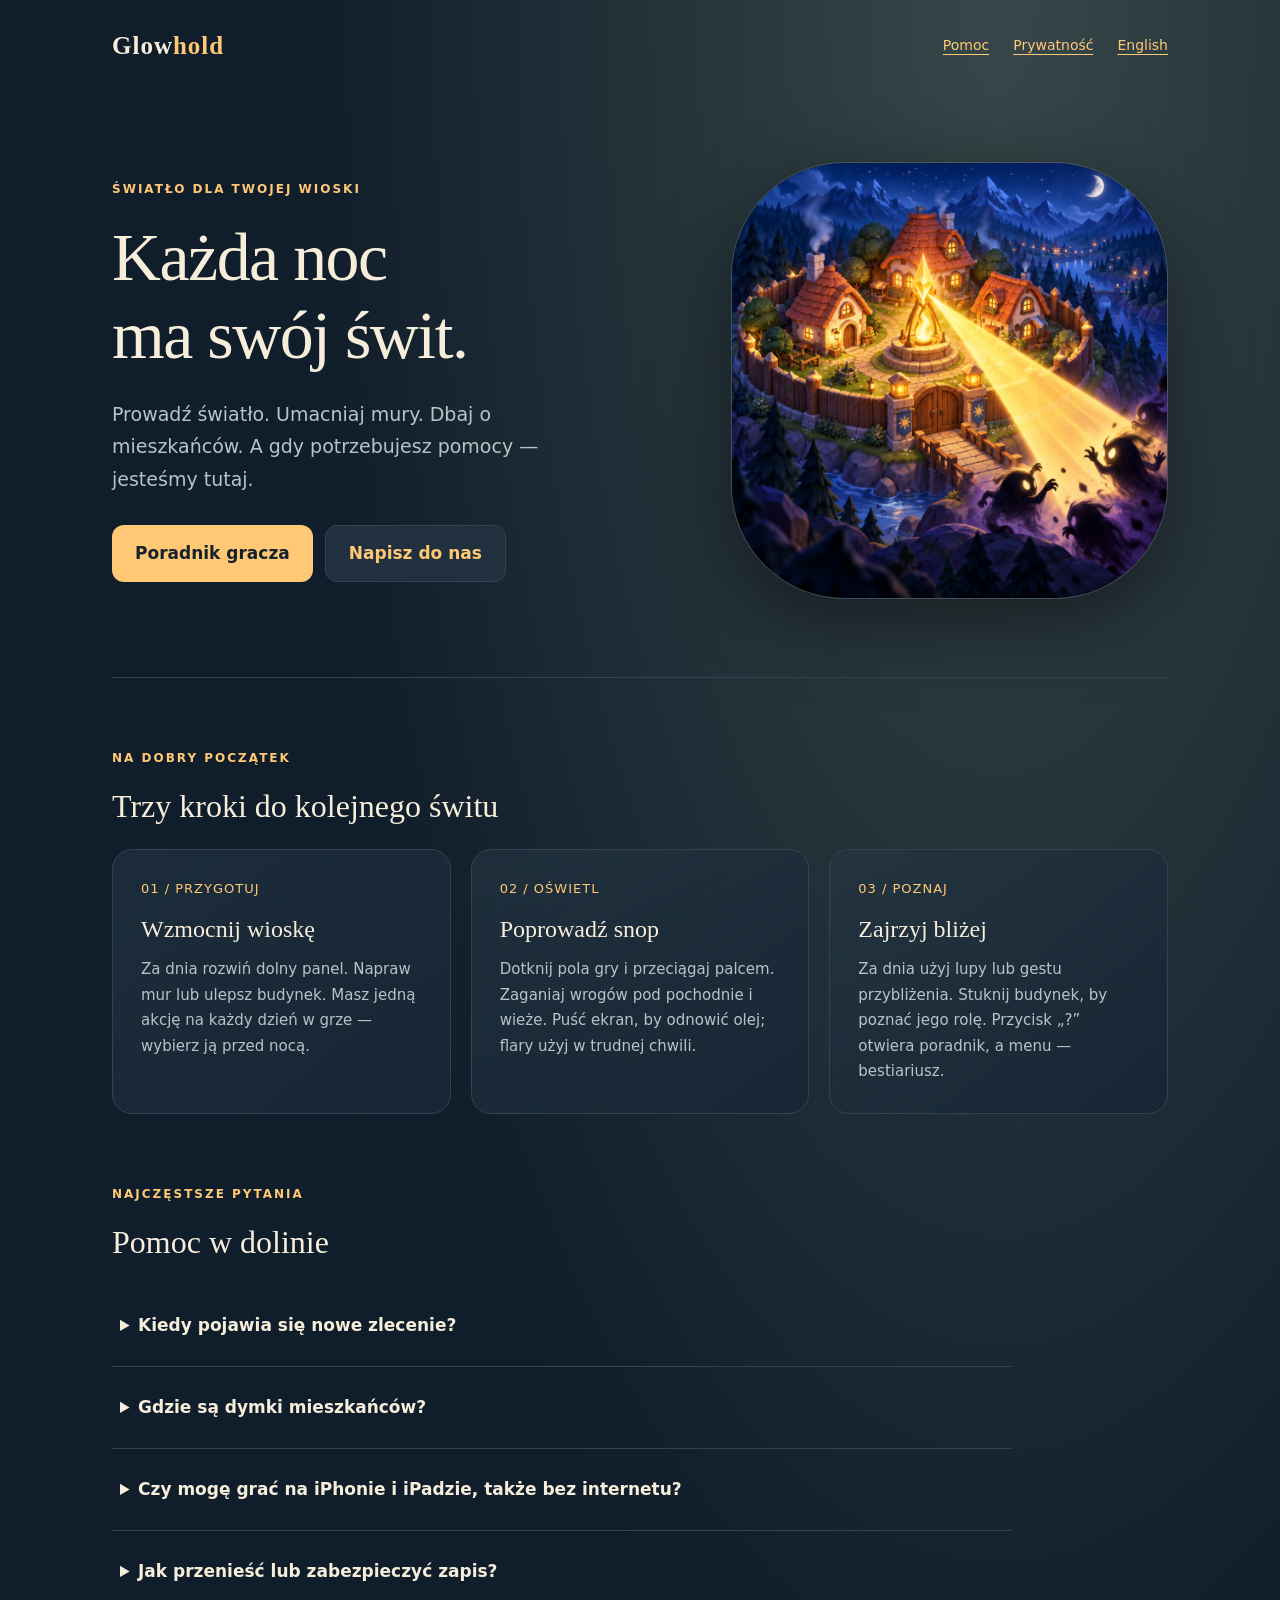
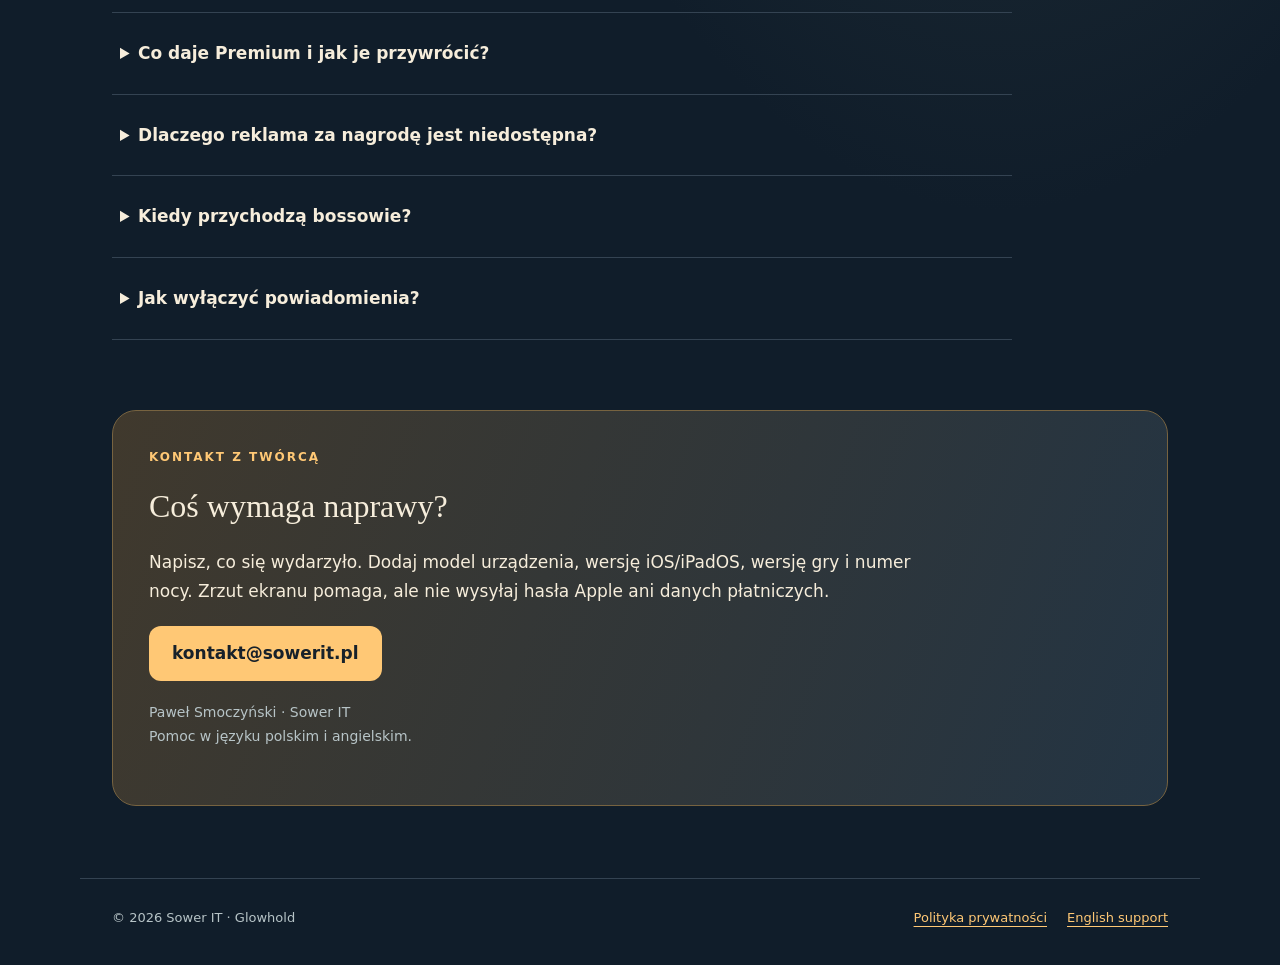
<file: glowhold-support/index.html>
<!doctype html>
<html lang="pl"><head><meta charset="utf-8"><meta name="viewport" content="width=device-width,initial-scale=1"><title>Glowhold — pomoc i kontakt</title><meta name="description" content="Oficjalna pomoc Glowhold. Sterowanie światłem, rozwój wioski, dzienne zlecenia, zapis gry i przywracanie Premium."><meta name="theme-color" content="#101d2a"><link rel="stylesheet" href="styles.css"><link rel="icon" href="icon.png"><link rel="alternate" hreflang="en" href="en.html"></head>
<body><a class="skip" href="#main">Przejdź do treści</a><header><a class="brand" href="index.html">Glow<span>hold</span></a><nav aria-label="Nawigacja"><a href="#pomoc">Pomoc</a><a href="privacy.html">Prywatność</a><a href="en.html" lang="en">English</a></nav></header>
<main id="main"><section class="hero"><div><p class="eyebrow">Światło dla Twojej wioski</p><h1>Każda noc<br>ma swój świt.</h1><p class="lede">Prowadź światło. Umacniaj mury. Dbaj o mieszkańców. A gdy potrzebujesz pomocy — jesteśmy tutaj.</p><div class="actions"><a class="button" href="#pomoc">Poradnik gracza</a><a class="button secondary" href="mailto:kontakt@sowerit.pl?subject=Glowhold%20%E2%80%94%20pomoc">Napisz do nas</a></div></div><img class="hero-image" src="icon.png" width="1024" height="1024" alt="Bajkowa wioska chroniona złotym światłem przed potworami. Ilustracja ikony Glowhold."></section>
<hr class="rule"><section class="section" id="pomoc"><p class="eyebrow">Na dobry początek</p><h2>Trzy kroki do kolejnego świtu</h2><div class="grid"><article class="card"><span class="step">01 / PRZYGOTUJ</span><h3>Wzmocnij wioskę</h3><p>Za dnia rozwiń dolny panel. Napraw mur lub ulepsz budynek. Masz jedną akcję na każdy dzień w grze — wybierz ją przed nocą.</p></article><article class="card"><span class="step">02 / OŚWIETL</span><h3>Poprowadź snop</h3><p>Dotknij pola gry i przeciągaj palcem. Zaganiaj wrogów pod pochodnie i wieże. Puść ekran, by odnowić olej; flary użyj w trudnej chwili.</p></article><article class="card"><span class="step">03 / POZNAJ</span><h3>Zajrzyj bliżej</h3><p>Za dnia użyj lupy lub gestu przybliżenia. Stuknij budynek, by poznać jego rolę. Przycisk „?” otwiera poradnik, a menu — bestiariusz.</p></article></div></section>
<section class="section faq"><p class="eyebrow">Najczęstsze pytania</p><h2>Pomoc w dolinie</h2>
<details><summary>Kiedy pojawia się nowe zlecenie?</summary><p>Zlecenia są dostępne od 4. nocy. Nowe otrzymujesz raz na rzeczywisty dzień kalendarzowy, o lokalnej północy. Kolejne noce w grze nie zmieniają zlecenia. Stuknij kartę, żeby zobaczyć pełny opis i termin następnego; krzyżyk pozwala zwinąć podsumowanie.</p></details>
<details><summary>Gdzie są dymki mieszkańców?</summary><p>Pojawiają się za dnia, po kilku sekundach spokojnego oglądania wioski, także bez przybliżenia. Zamknij poradnik lub opis budynku i pozostaw kawałek wioski widoczny nad dolnym panelem. Podczas gestów i nocnej walki mieszkańcy milkną.</p></details>
<details><summary>Czy mogę grać na iPhonie i iPadzie, także bez internetu?</summary><p>Tak. Podstawowa rozgrywka działa offline na iPhonie i iPadzie. Zakupy, ich przywracanie i opcjonalne reklamy wymagają połączenia. Wioski nie synchronizują się automatycznie między urządzeniami.</p></details>
<details><summary>Jak przenieść lub zabezpieczyć zapis?</summary><p>Otwórz menu → Ustawienia → Zapis → Kopiuj kod zapisu. Zachowaj kod w bezpiecznym miejscu, a na drugim urządzeniu wybierz Wczytaj kod zapisu. Wczytanie zastępuje bieżącą wioskę. Kod nie przenosi Premium — ten zakup przywraca App Store. Przed usunięciem aplikacji skopiuj zapis.</p></details>
<details><summary>Co daje Premium i jak je przywrócić?</summary><p>W menu → Ustawienia znajdziesz jednorazowy zakup Premium i przycisk „Przywróć zakupy”. Użyj tego samego konta Apple, którym kupiono produkt, oraz połączenia z internetem. Premium daje bonusy bez oglądania reklam, dzienną Tarczę Passy, odcień „żar” i ozdobne cokoły. Warunki oraz limity bonusów nadal obowiązują. Cena pojawia się w ofercie App Store; nie ma subskrypcji.</p></details>
<details><summary>Dlaczego reklama za nagrodę jest niedostępna?</summary><p>Dostępność zależy od połączenia, regionu, ustawień prywatności i zasobów dostawcy reklam. Możesz dalej grać bez oglądania reklam. Opcje prywatności reklam są dostępne w Ustawieniach, gdy wymagane jest udostępnienie takiego formularza.</p></details>
<details><summary>Kiedy przychodzą bossowie?</summary><p>Pierwszy w 10. nocy, później co 5 nocy. W grze jest pięć rodzajów bossów, a ich siła rośnie wraz z postępem. W bestiariuszu znajdziesz opisy zdolności.</p></details>
<details><summary>Jak wyłączyć powiadomienia?</summary><p>Powiadomienia są opcjonalne. Wyłącz je w Ustawieniach gry lub systemowych ustawieniach powiadomień dla Glowhold. Ich wyłączenie nie ogranicza rozgrywki.</p></details></section>
<section class="section"><div class="contact"><p class="eyebrow">Kontakt z twórcą</p><h2>Coś wymaga naprawy?</h2><p>Napisz, co się wydarzyło. Dodaj model urządzenia, wersję iOS/iPadOS, wersję gry i numer nocy. Zrzut ekranu pomaga, ale nie wysyłaj hasła Apple ani danych płatniczych.</p><a class="button" href="mailto:kontakt@sowerit.pl?subject=Glowhold%20%E2%80%94%20pomoc">kontakt@sowerit.pl</a><p class="small" style="margin-top:20px">Paweł Smoczyński · Sower IT<br>Pomoc w języku polskim i angielskim.</p></div></section></main>
<footer><p>© 2026 Sower IT · Glowhold</p><div class="footer-links"><a href="privacy.html">Polityka prywatności</a><a href="en.html" lang="en">English support</a></div></footer></body></html>
</file>
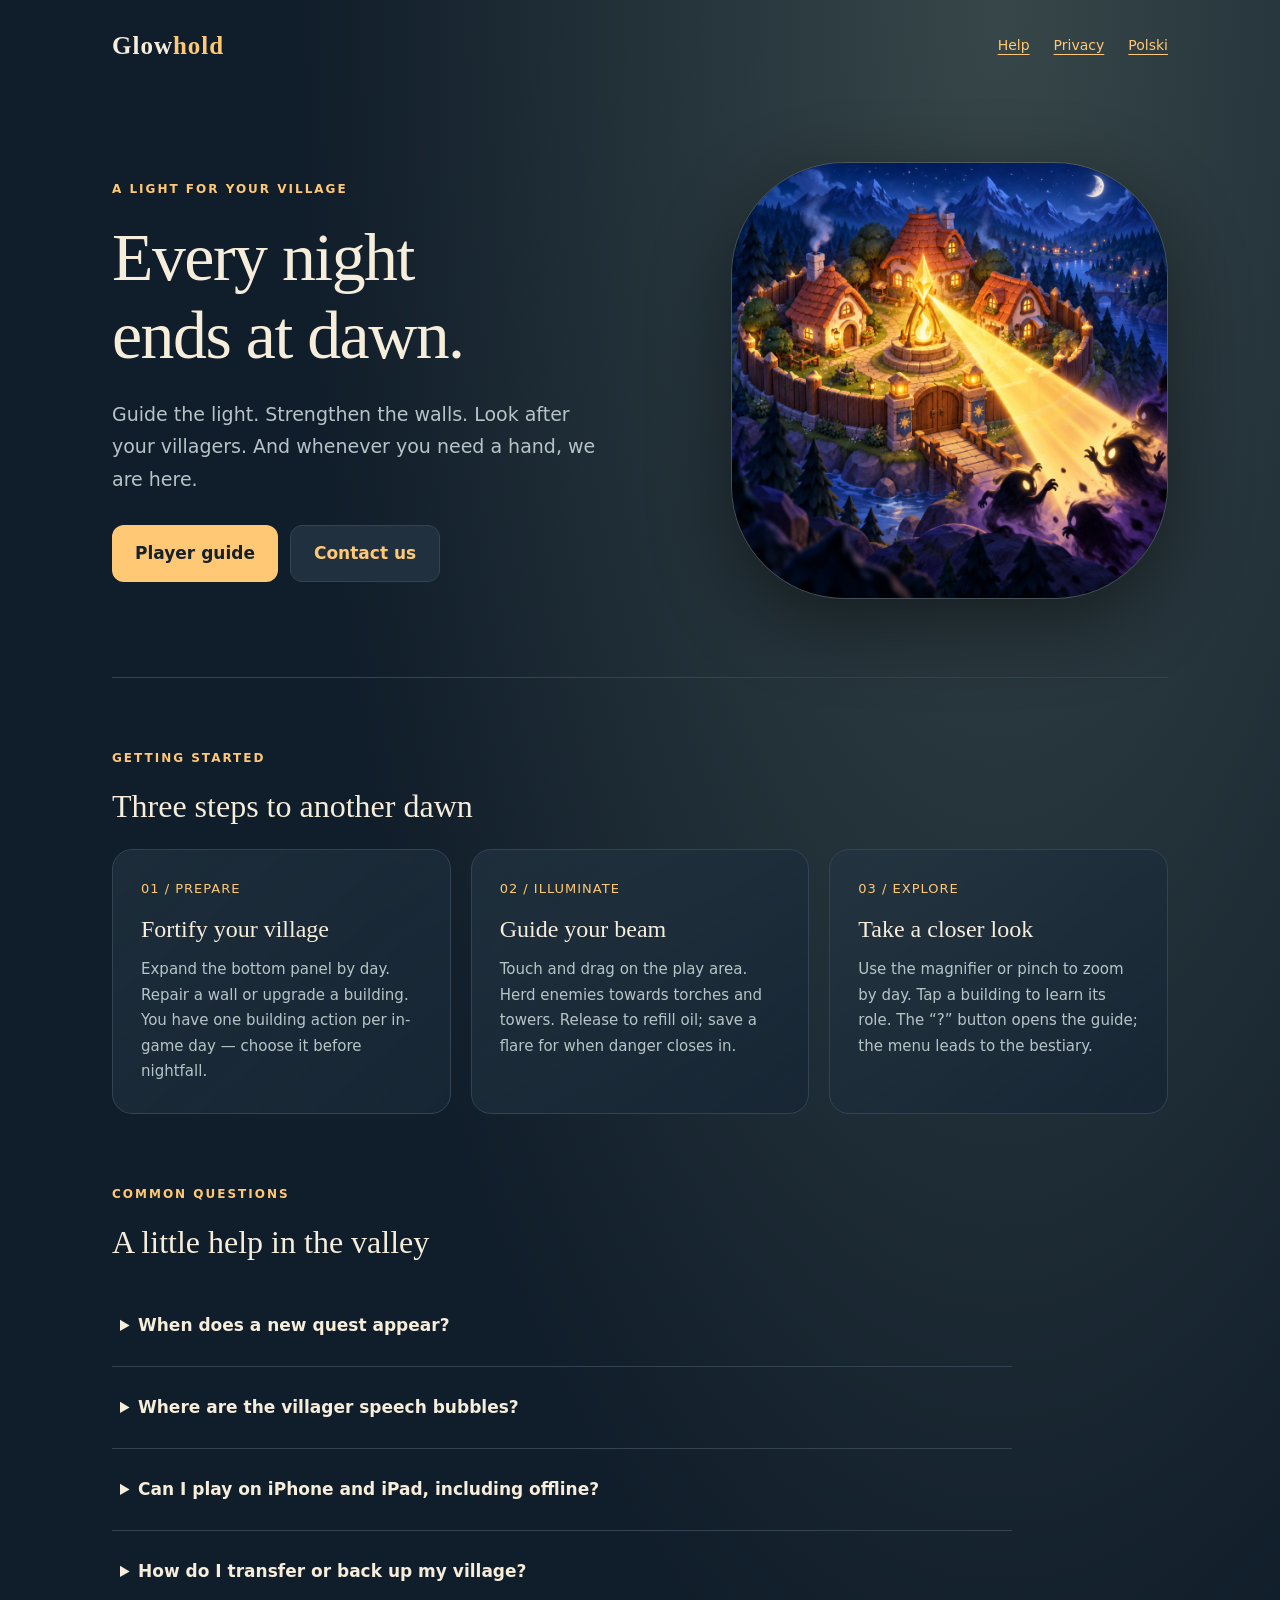
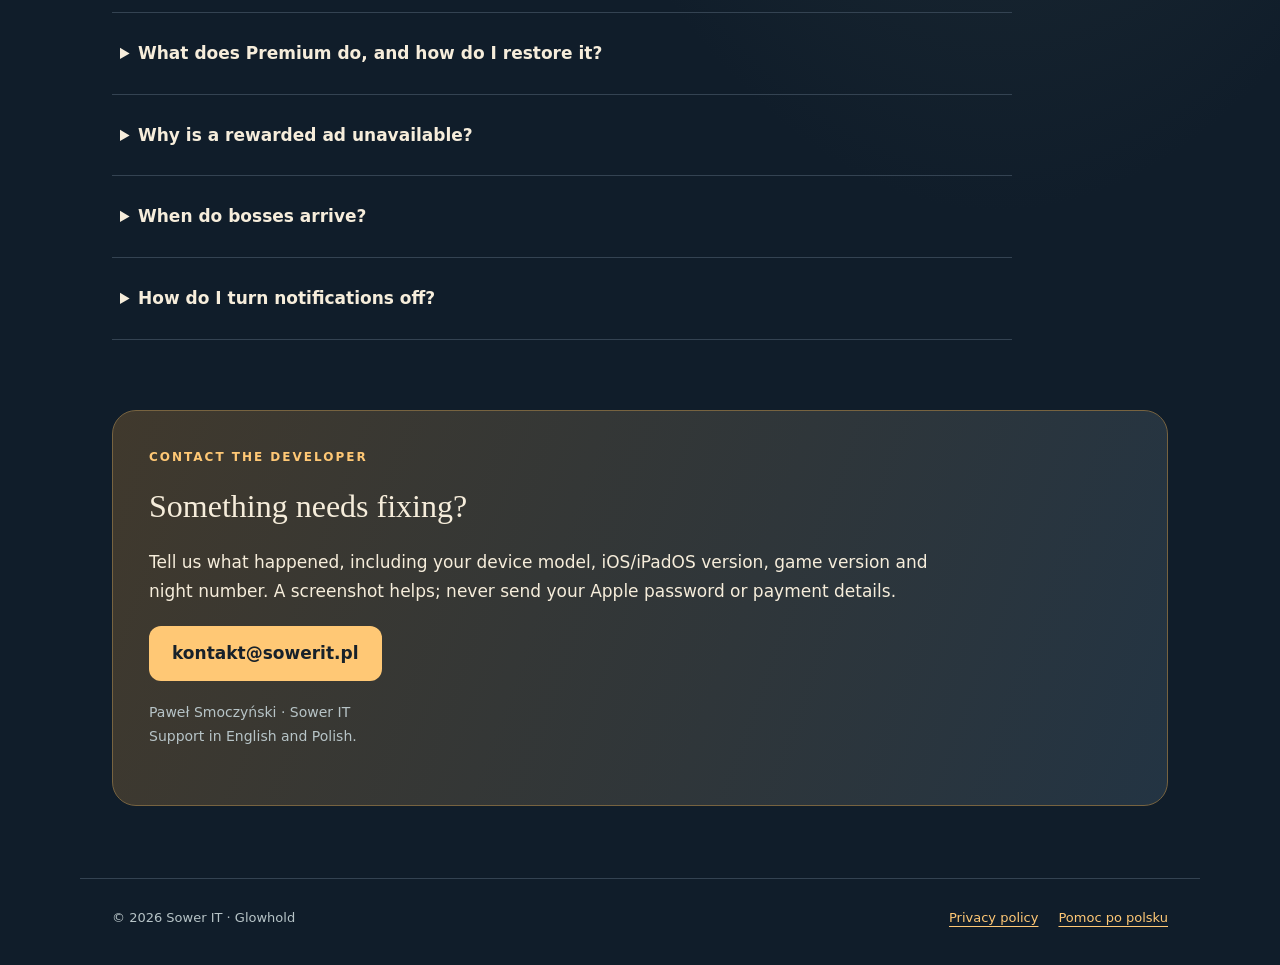
<file: glowhold-support/en.html>
<!doctype html>
<html lang="en"><head><meta charset="utf-8"><meta name="viewport" content="width=device-width,initial-scale=1"><title>Glowhold — support and help</title><meta name="description" content="Official Glowhold support. Light controls, village upgrades, daily quests, game saves and restoring Premium."><meta name="theme-color" content="#101d2a"><link rel="stylesheet" href="styles.css"><link rel="icon" href="icon.png"><link rel="alternate" hreflang="pl" href="index.html"></head>
<body><a class="skip" href="#main">Skip to content</a><header><a class="brand" href="en.html">Glow<span>hold</span></a><nav aria-label="Navigation"><a href="#help">Help</a><a href="privacy.html#english">Privacy</a><a href="index.html" lang="pl">Polski</a></nav></header>
<main id="main"><section class="hero"><div><p class="eyebrow">A light for your village</p><h1>Every night<br>ends at dawn.</h1><p class="lede">Guide the light. Strengthen the walls. Look after your villagers. And whenever you need a hand, we are here.</p><div class="actions"><a class="button" href="#help">Player guide</a><a class="button secondary" href="mailto:kontakt@sowerit.pl?subject=Glowhold%20support">Contact us</a></div></div><img class="hero-image" src="icon.png" width="1024" height="1024" alt="A storybook village protected from monsters by golden light. Glowhold app icon illustration."></section>
<hr class="rule"><section class="section" id="help"><p class="eyebrow">Getting started</p><h2>Three steps to another dawn</h2><div class="grid"><article class="card"><span class="step">01 / PREPARE</span><h3>Fortify your village</h3><p>Expand the bottom panel by day. Repair a wall or upgrade a building. You have one building action per in-game day — choose it before nightfall.</p></article><article class="card"><span class="step">02 / ILLUMINATE</span><h3>Guide your beam</h3><p>Touch and drag on the play area. Herd enemies towards torches and towers. Release to refill oil; save a flare for when danger closes in.</p></article><article class="card"><span class="step">03 / EXPLORE</span><h3>Take a closer look</h3><p>Use the magnifier or pinch to zoom by day. Tap a building to learn its role. The “?” button opens the guide; the menu leads to the bestiary.</p></article></div></section>
<section class="section faq"><p class="eyebrow">Common questions</p><h2>A little help in the valley</h2>
<details><summary>When does a new quest appear?</summary><p>Quests unlock from night 4. A new one arrives once per real calendar day, at local midnight. Playing another in-game night does not change it. Tap the card for full details and its next refresh time; the X collapses the summary.</p></details>
<details><summary>Where are the villager speech bubbles?</summary><p>They appear by day after a few quiet seconds, including at normal zoom. Close the guide or building description and keep part of the village visible above the bottom panel. Villagers stay quiet during camera gestures and night battles.</p></details>
<details><summary>Can I play on iPhone and iPad, including offline?</summary><p>Yes. Core gameplay works offline on iPhone and iPad. Purchases, restoring purchases and optional ads need internet. Villages do not automatically sync between devices.</p></details>
<details><summary>How do I transfer or back up my village?</summary><p>Open the menu → Settings → Save → Copy save code. Keep the code somewhere safe and use Load save code on your other device. Import replaces the current village. Save codes do not transfer Premium; restore it through the App Store. Copy your save before deleting the app.</p></details>
<details><summary>What does Premium do, and how do I restore it?</summary><p>The menu → Settings contains the one-time Premium purchase and Restore purchases. Use the same Apple Account you purchased with and an internet connection. Premium adds eligible bonuses without watching ads, a daily streak shield, an ember beam colour and decorative statue plinths. Reward conditions and limits still apply. The App Store offer displays the price; there is no subscription.</p></details>
<details><summary>Why is a rewarded ad unavailable?</summary><p>Availability depends on your connection, region, privacy choices and ad supply. You can keep playing without ads. Ad privacy options appear in Settings when the privacy provider requires that form to be available.</p></details>
<details><summary>When do bosses arrive?</summary><p>The first arrives on night 10, followed by a boss every 5 nights. There are five boss types, growing stronger as you progress. Their abilities are described in the bestiary.</p></details>
<details><summary>How do I turn notifications off?</summary><p>Notifications are optional. Disable them in the game's Settings or your device's notification settings for Glowhold. This does not limit gameplay.</p></details></section>
<section class="section"><div class="contact"><p class="eyebrow">Contact the developer</p><h2>Something needs fixing?</h2><p>Tell us what happened, including your device model, iOS/iPadOS version, game version and night number. A screenshot helps; never send your Apple password or payment details.</p><a class="button" href="mailto:kontakt@sowerit.pl?subject=Glowhold%20support">kontakt@sowerit.pl</a><p class="small" style="margin-top:20px">Paweł Smoczyński · Sower IT<br>Support in English and Polish.</p></div></section></main>
<footer><p>© 2026 Sower IT · Glowhold</p><div class="footer-links"><a href="privacy.html#english">Privacy policy</a><a href="index.html" lang="pl">Pomoc po polsku</a></div></footer></body></html>
</file>
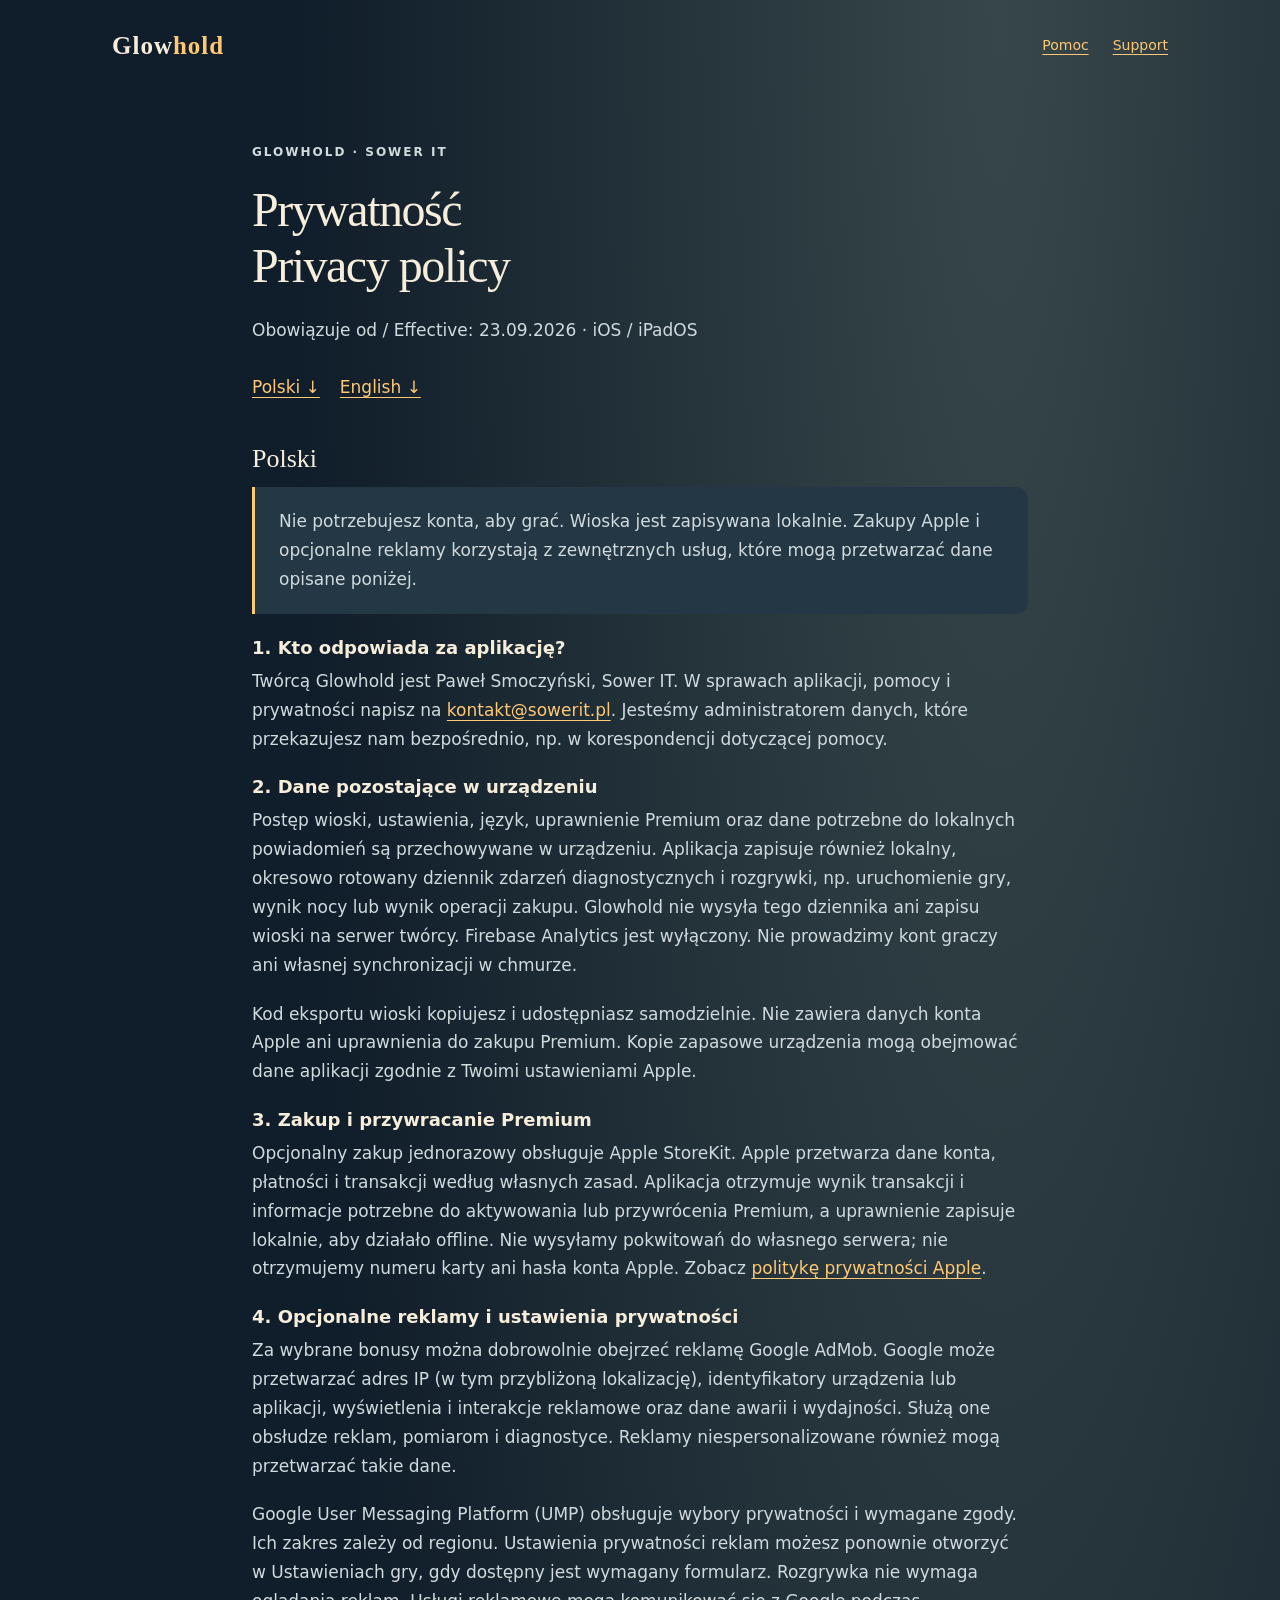
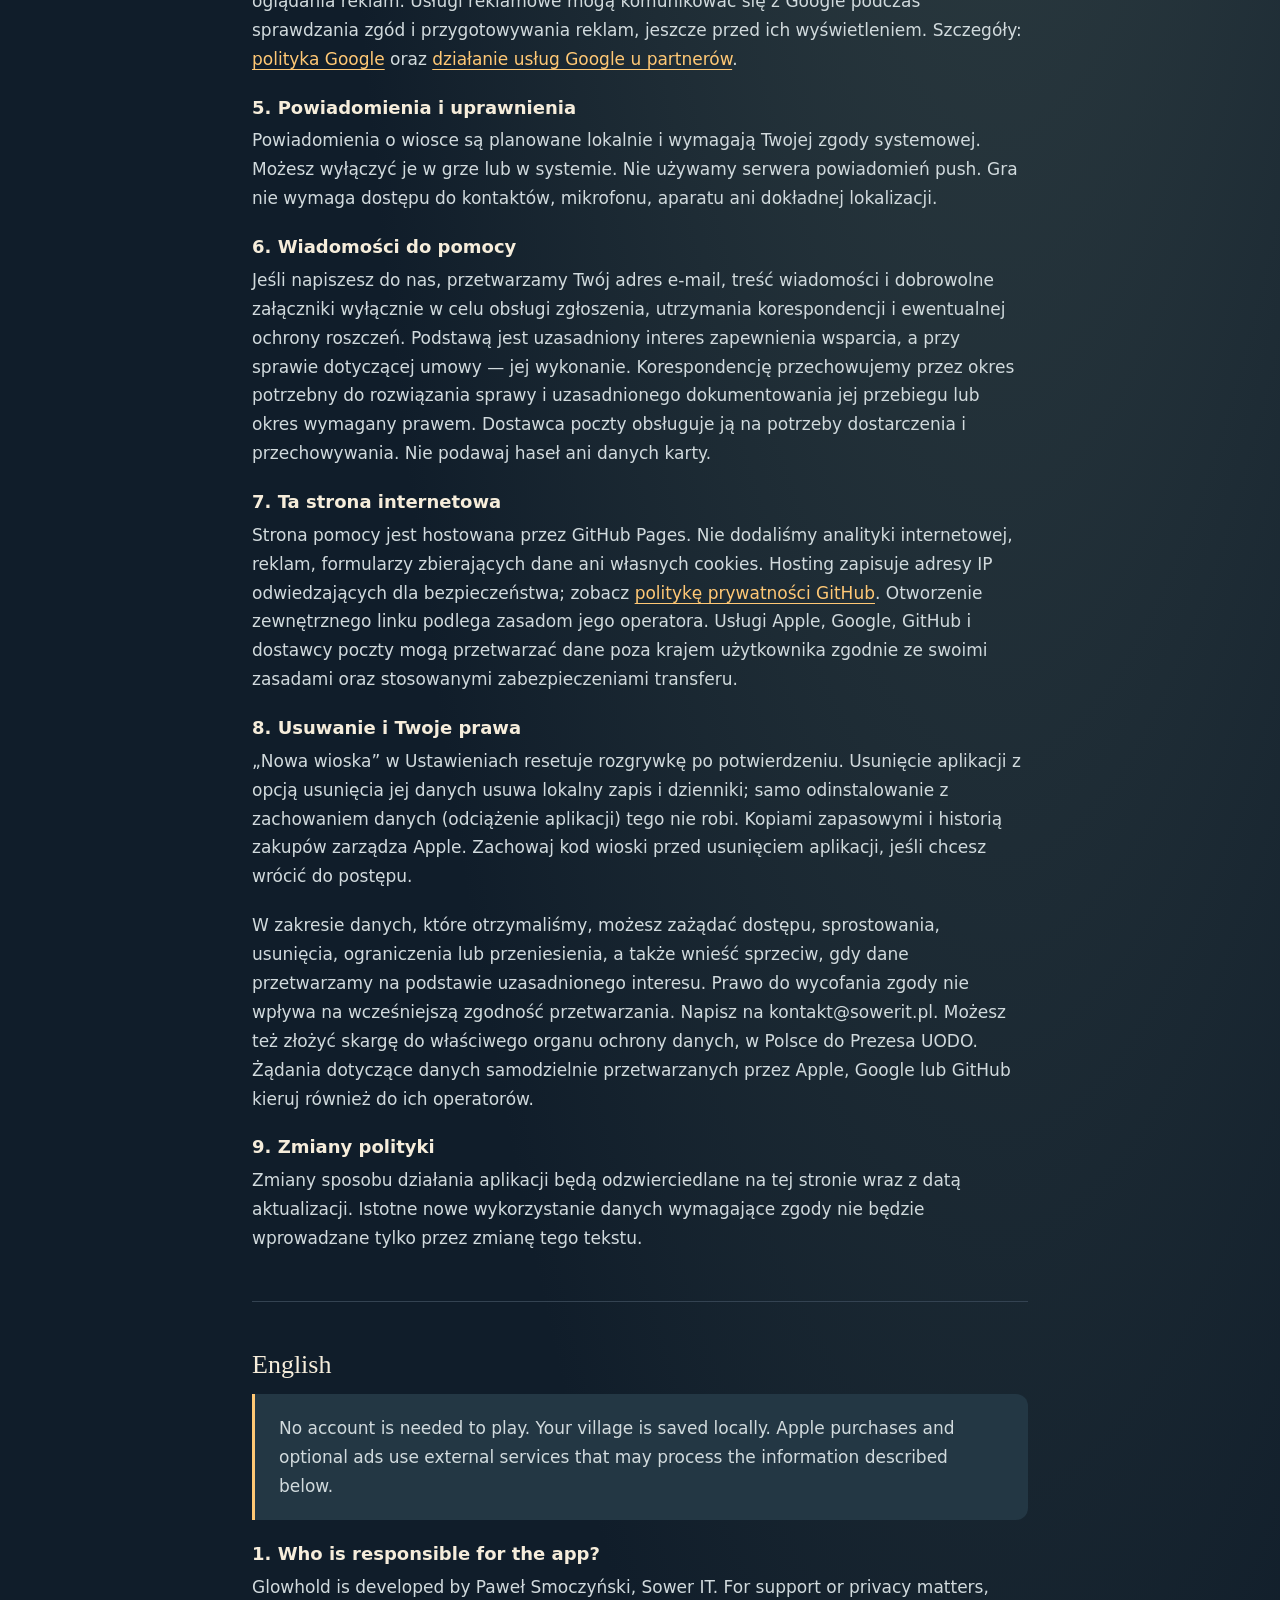
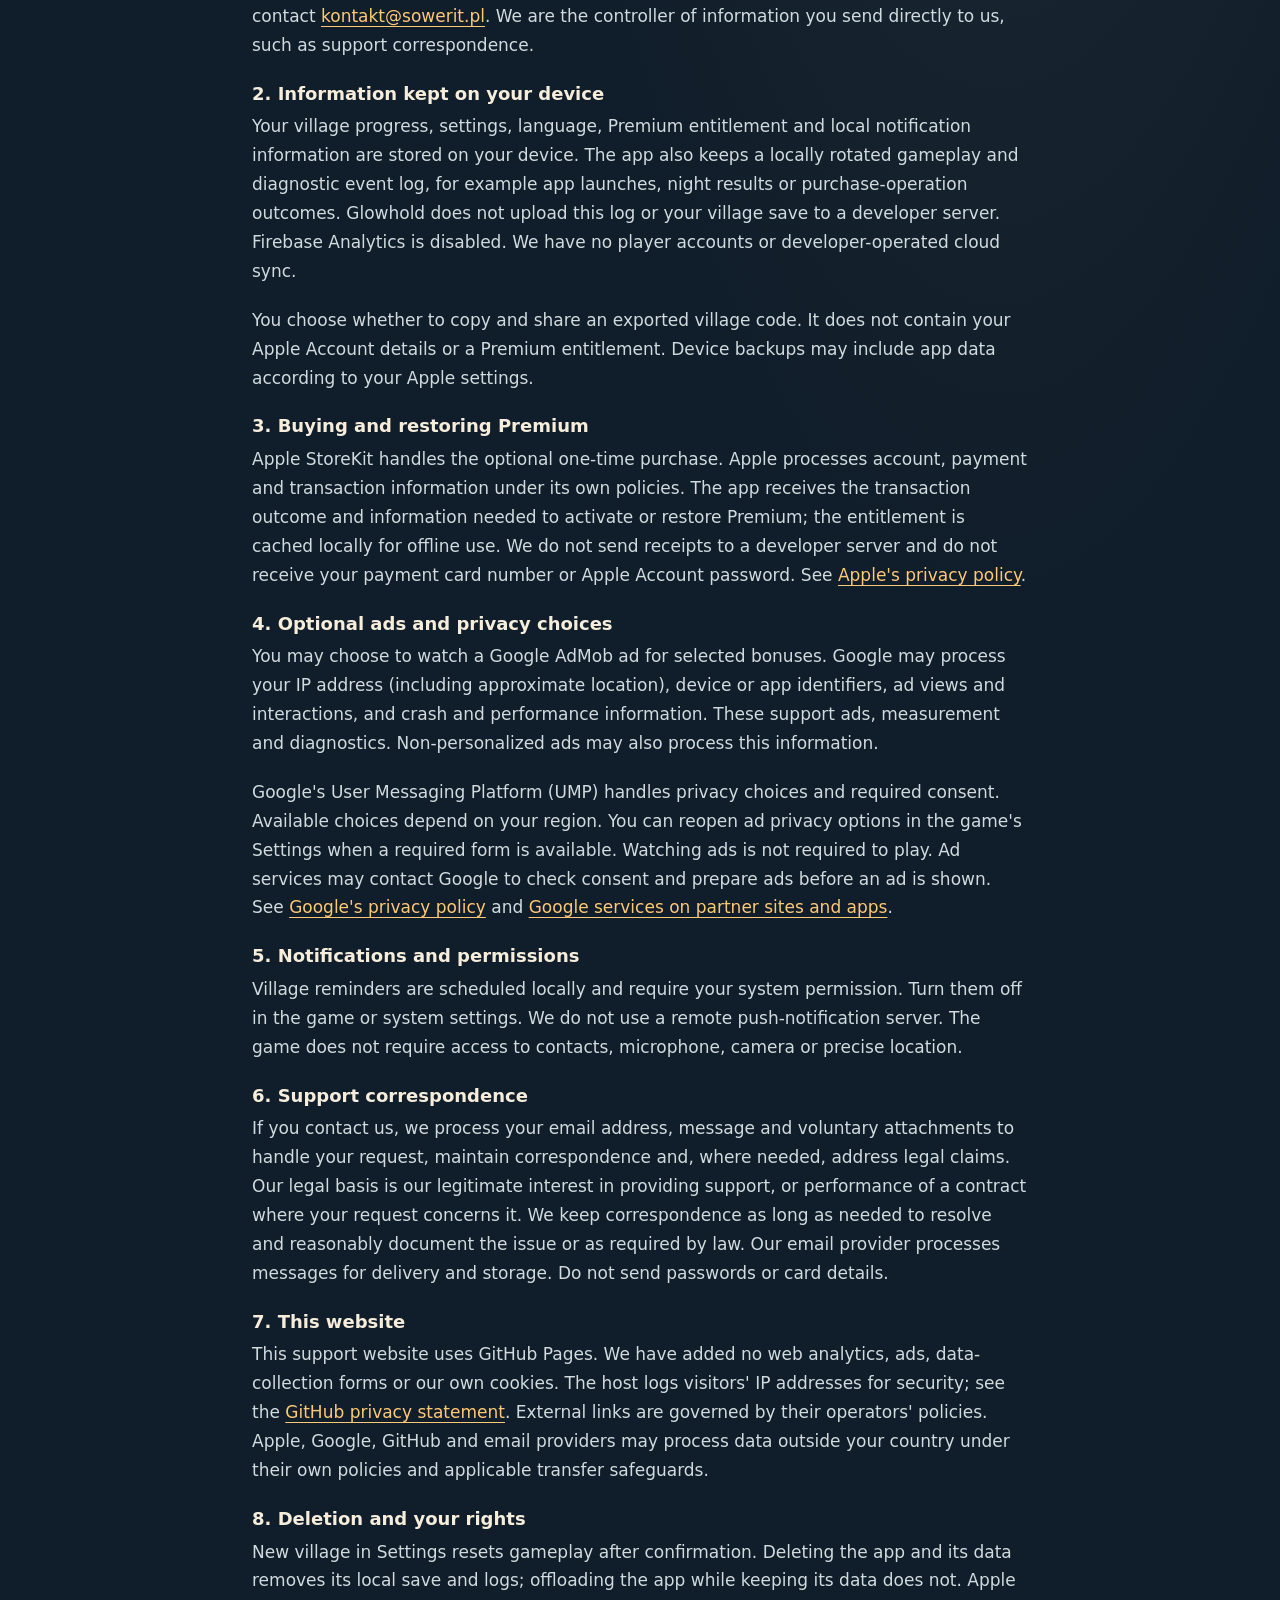
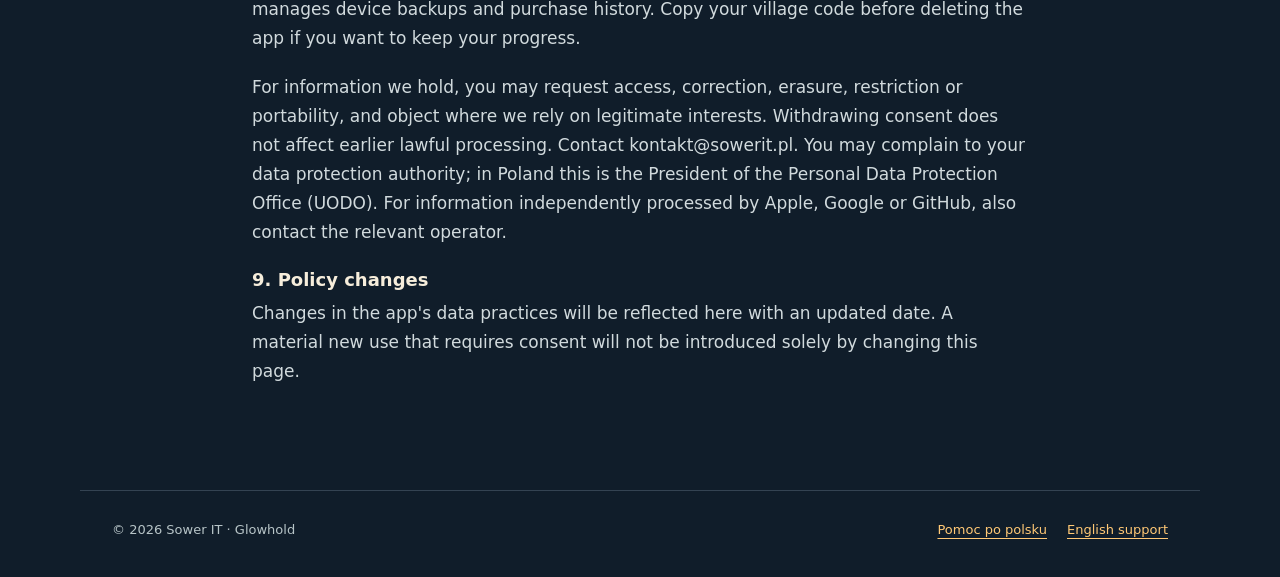
<file: glowhold-support/privacy.html>
<!doctype html>
<html lang="pl"><head><meta charset="utf-8"><meta name="viewport" content="width=device-width,initial-scale=1"><title>Glowhold — polityka prywatności / privacy policy</title><meta name="description" content="Jak Glowhold przetwarza lokalne zapisy, zakupy Apple, reklamy i zgłoszenia pomocy. Privacy information in Polish and English."><meta name="theme-color" content="#101d2a"><link rel="stylesheet" href="styles.css"><link rel="icon" href="icon.png"></head>
<body><a class="skip" href="#main">Przejdź do treści / Skip to content</a><header><a class="brand" href="index.html">Glow<span>hold</span></a><nav aria-label="Nawigacja"><a href="index.html">Pomoc</a><a href="en.html" lang="en">Support</a></nav></header><main id="main" class="legal"><p class="eyebrow">Glowhold · Sower IT</p><h1>Prywatność<br><span lang="en">Privacy policy</span></h1><p>Obowiązuje od / Effective: 23.09.2026 · iOS / iPadOS</p><div class="language-jump"><a href="#polski" lang="pl">Polski ↓</a><a href="#english" lang="en">English ↓</a></div>
<section id="polski" lang="pl"><h2>Polski</h2><p class="notice">Nie potrzebujesz konta, aby grać. Wioska jest zapisywana lokalnie. Zakupy Apple i opcjonalne reklamy korzystają z zewnętrznych usług, które mogą przetwarzać dane opisane poniżej.</p>
<h3>1. Kto odpowiada za aplikację?</h3><p>Twórcą Glowhold jest Paweł Smoczyński, Sower IT. W sprawach aplikacji, pomocy i prywatności napisz na <a href="mailto:kontakt@sowerit.pl">kontakt@sowerit.pl</a>. Jesteśmy administratorem danych, które przekazujesz nam bezpośrednio, np. w korespondencji dotyczącej pomocy.</p>
<h3>2. Dane pozostające w urządzeniu</h3><p>Postęp wioski, ustawienia, język, uprawnienie Premium oraz dane potrzebne do lokalnych powiadomień są przechowywane w urządzeniu. Aplikacja zapisuje również lokalny, okresowo rotowany dziennik zdarzeń diagnostycznych i rozgrywki, np. uruchomienie gry, wynik nocy lub wynik operacji zakupu. Glowhold nie wysyła tego dziennika ani zapisu wioski na serwer twórcy. Firebase Analytics jest wyłączony. Nie prowadzimy kont graczy ani własnej synchronizacji w chmurze.</p><p>Kod eksportu wioski kopiujesz i udostępniasz samodzielnie. Nie zawiera danych konta Apple ani uprawnienia do zakupu Premium. Kopie zapasowe urządzenia mogą obejmować dane aplikacji zgodnie z Twoimi ustawieniami Apple.</p>
<h3>3. Zakup i przywracanie Premium</h3><p>Opcjonalny zakup jednorazowy obsługuje Apple StoreKit. Apple przetwarza dane konta, płatności i transakcji według własnych zasad. Aplikacja otrzymuje wynik transakcji i informacje potrzebne do aktywowania lub przywrócenia Premium, a uprawnienie zapisuje lokalnie, aby działało offline. Nie wysyłamy pokwitowań do własnego serwera; nie otrzymujemy numeru karty ani hasła konta Apple. Zobacz <a href="https://www.apple.com/legal/privacy/">politykę prywatności Apple</a>.</p>
<h3>4. Opcjonalne reklamy i ustawienia prywatności</h3><p>Za wybrane bonusy można dobrowolnie obejrzeć reklamę Google AdMob. Google może przetwarzać adres IP (w tym przybliżoną lokalizację), identyfikatory urządzenia lub aplikacji, wyświetlenia i interakcje reklamowe oraz dane awarii i wydajności. Służą one obsłudze reklam, pomiarom i diagnostyce. Reklamy niespersonalizowane również mogą przetwarzać takie dane.</p><p>Google User Messaging Platform (UMP) obsługuje wybory prywatności i wymagane zgody. Ich zakres zależy od regionu. Ustawienia prywatności reklam możesz ponownie otworzyć w Ustawieniach gry, gdy dostępny jest wymagany formularz. Rozgrywka nie wymaga oglądania reklam. Usługi reklamowe mogą komunikować się z Google podczas sprawdzania zgód i przygotowywania reklam, jeszcze przed ich wyświetleniem. Szczegóły: <a href="https://policies.google.com/privacy">polityka Google</a> oraz <a href="https://policies.google.com/technologies/partner-sites">działanie usług Google u partnerów</a>.</p>
<h3>5. Powiadomienia i uprawnienia</h3><p>Powiadomienia o wiosce są planowane lokalnie i wymagają Twojej zgody systemowej. Możesz wyłączyć je w grze lub w systemie. Nie używamy serwera powiadomień push. Gra nie wymaga dostępu do kontaktów, mikrofonu, aparatu ani dokładnej lokalizacji.</p>
<h3>6. Wiadomości do pomocy</h3><p>Jeśli napiszesz do nas, przetwarzamy Twój adres e-mail, treść wiadomości i dobrowolne załączniki wyłącznie w celu obsługi zgłoszenia, utrzymania korespondencji i ewentualnej ochrony roszczeń. Podstawą jest uzasadniony interes zapewnienia wsparcia, a przy sprawie dotyczącej umowy — jej wykonanie. Korespondencję przechowujemy przez okres potrzebny do rozwiązania sprawy i uzasadnionego dokumentowania jej przebiegu lub okres wymagany prawem. Dostawca poczty obsługuje ją na potrzeby dostarczenia i przechowywania. Nie podawaj haseł ani danych karty.</p>
<h3>7. Ta strona internetowa</h3><p>Strona pomocy jest hostowana przez GitHub Pages. Nie dodaliśmy analityki internetowej, reklam, formularzy zbierających dane ani własnych cookies. Hosting zapisuje adresy IP odwiedzających dla bezpieczeństwa; zobacz <a href="https://docs.github.com/en/site-policy/privacy-policies/github-general-privacy-statement">politykę prywatności GitHub</a>. Otworzenie zewnętrznego linku podlega zasadom jego operatora. Usługi Apple, Google, GitHub i dostawcy poczty mogą przetwarzać dane poza krajem użytkownika zgodnie ze swoimi zasadami oraz stosowanymi zabezpieczeniami transferu.</p>
<h3>8. Usuwanie i Twoje prawa</h3><p>„Nowa wioska” w Ustawieniach resetuje rozgrywkę po potwierdzeniu. Usunięcie aplikacji z opcją usunięcia jej danych usuwa lokalny zapis i dzienniki; samo odinstalowanie z zachowaniem danych (odciążenie aplikacji) tego nie robi. Kopiami zapasowymi i historią zakupów zarządza Apple. Zachowaj kod wioski przed usunięciem aplikacji, jeśli chcesz wrócić do postępu.</p><p>W zakresie danych, które otrzymaliśmy, możesz zażądać dostępu, sprostowania, usunięcia, ograniczenia lub przeniesienia, a także wnieść sprzeciw, gdy dane przetwarzamy na podstawie uzasadnionego interesu. Prawo do wycofania zgody nie wpływa na wcześniejszą zgodność przetwarzania. Napisz na kontakt@sowerit.pl. Możesz też złożyć skargę do właściwego organu ochrony danych, w Polsce do Prezesa UODO. Żądania dotyczące danych samodzielnie przetwarzanych przez Apple, Google lub GitHub kieruj również do ich operatorów.</p>
<h3>9. Zmiany polityki</h3><p>Zmiany sposobu działania aplikacji będą odzwierciedlane na tej stronie wraz z datą aktualizacji. Istotne nowe wykorzystanie danych wymagające zgody nie będzie wprowadzane tylko przez zmianę tego tekstu.</p></section>
<hr class="rule" style="margin-top:48px"><section id="english" lang="en"><h2>English</h2><p class="notice">No account is needed to play. Your village is saved locally. Apple purchases and optional ads use external services that may process the information described below.</p>
<h3>1. Who is responsible for the app?</h3><p>Glowhold is developed by Paweł Smoczyński, Sower IT. For support or privacy matters, contact <a href="mailto:kontakt@sowerit.pl">kontakt@sowerit.pl</a>. We are the controller of information you send directly to us, such as support correspondence.</p>
<h3>2. Information kept on your device</h3><p>Your village progress, settings, language, Premium entitlement and local notification information are stored on your device. The app also keeps a locally rotated gameplay and diagnostic event log, for example app launches, night results or purchase-operation outcomes. Glowhold does not upload this log or your village save to a developer server. Firebase Analytics is disabled. We have no player accounts or developer-operated cloud sync.</p><p>You choose whether to copy and share an exported village code. It does not contain your Apple Account details or a Premium entitlement. Device backups may include app data according to your Apple settings.</p>
<h3>3. Buying and restoring Premium</h3><p>Apple StoreKit handles the optional one-time purchase. Apple processes account, payment and transaction information under its own policies. The app receives the transaction outcome and information needed to activate or restore Premium; the entitlement is cached locally for offline use. We do not send receipts to a developer server and do not receive your payment card number or Apple Account password. See <a href="https://www.apple.com/legal/privacy/">Apple's privacy policy</a>.</p>
<h3>4. Optional ads and privacy choices</h3><p>You may choose to watch a Google AdMob ad for selected bonuses. Google may process your IP address (including approximate location), device or app identifiers, ad views and interactions, and crash and performance information. These support ads, measurement and diagnostics. Non-personalized ads may also process this information.</p><p>Google's User Messaging Platform (UMP) handles privacy choices and required consent. Available choices depend on your region. You can reopen ad privacy options in the game's Settings when a required form is available. Watching ads is not required to play. Ad services may contact Google to check consent and prepare ads before an ad is shown. See <a href="https://policies.google.com/privacy">Google's privacy policy</a> and <a href="https://policies.google.com/technologies/partner-sites">Google services on partner sites and apps</a>.</p>
<h3>5. Notifications and permissions</h3><p>Village reminders are scheduled locally and require your system permission. Turn them off in the game or system settings. We do not use a remote push-notification server. The game does not require access to contacts, microphone, camera or precise location.</p>
<h3>6. Support correspondence</h3><p>If you contact us, we process your email address, message and voluntary attachments to handle your request, maintain correspondence and, where needed, address legal claims. Our legal basis is our legitimate interest in providing support, or performance of a contract where your request concerns it. We keep correspondence as long as needed to resolve and reasonably document the issue or as required by law. Our email provider processes messages for delivery and storage. Do not send passwords or card details.</p>
<h3>7. This website</h3><p>This support website uses GitHub Pages. We have added no web analytics, ads, data-collection forms or our own cookies. The host logs visitors' IP addresses for security; see the <a href="https://docs.github.com/en/site-policy/privacy-policies/github-general-privacy-statement">GitHub privacy statement</a>. External links are governed by their operators' policies. Apple, Google, GitHub and email providers may process data outside your country under their own policies and applicable transfer safeguards.</p>
<h3>8. Deletion and your rights</h3><p>New village in Settings resets gameplay after confirmation. Deleting the app and its data removes its local save and logs; offloading the app while keeping its data does not. Apple manages device backups and purchase history. Copy your village code before deleting the app if you want to keep your progress.</p><p>For information we hold, you may request access, correction, erasure, restriction or portability, and object where we rely on legitimate interests. Withdrawing consent does not affect earlier lawful processing. Contact kontakt@sowerit.pl. You may complain to your data protection authority; in Poland this is the President of the Personal Data Protection Office (UODO). For information independently processed by Apple, Google or GitHub, also contact the relevant operator.</p>
<h3>9. Policy changes</h3><p>Changes in the app's data practices will be reflected here with an updated date. A material new use that requires consent will not be introduced solely by changing this page.</p></section></main><footer><p>© 2026 Sower IT · Glowhold</p><div class="footer-links"><a href="index.html">Pomoc po polsku</a><a href="en.html" lang="en">English support</a></div></footer></body></html>
</file>
<file: glowhold-support/styles.css>
:root{color-scheme:dark;--ink:#f6eddb;--muted:#b7c4c7;--gold:#ffc875;--base:#101d2a;--line:#344352}
*{box-sizing:border-box}html{scroll-behavior:smooth;scroll-padding-top:24px}body{margin:0;background:radial-gradient(ellipse at 78% 0,#374749 0,transparent 50%),#101d2a;color:var(--ink);font:17px/1.7 system-ui,-apple-system,BlinkMacSystemFont,"Segoe UI",sans-serif}a{color:var(--gold);text-underline-offset:4px}a:hover{color:#ffdfac}a:focus-visible,summary:focus-visible{outline:3px solid var(--gold);outline-offset:5px}header,main,footer{max-width:1120px;margin:auto;padding:24px 32px}header{display:flex;justify-content:space-between;align-items:center;gap:20px}.brand{font:700 25px Georgia,serif;letter-spacing:1px;color:var(--ink);text-decoration:none}.brand span{color:var(--gold)}nav{display:flex;gap:24px;flex-wrap:wrap}nav a{display:inline-flex;min-height:44px;align-items:center;font-size:14px}nav [aria-current]{color:var(--ink)}.hero{display:grid;grid-template-columns:1.3fr 1fr;gap:52px;align-items:center;padding:46px 0 66px}.eyebrow{color:var(--gold);font-size:12px;font-weight:750;letter-spacing:2px;text-transform:uppercase}h1,h2,h3{font-family:Georgia,"Times New Roman",serif;line-height:1.15;font-weight:500}h1{font-size:clamp(40px,5.3vw,68px);margin:17px 0 23px;letter-spacing:-1.5px}h2{font-size:32px;margin:0 0 24px}h3{font-size:24px;margin:0 0 14px}p{margin:0 0 20px}.lede{color:var(--muted);font-size:19px;max-width:40ch}.hero-image{width:100%;height:auto;border-radius:26%;box-shadow:0 24px 80px #0007;border:1px solid #fff2;aspect-ratio:1}.button{display:inline-flex;align-items:center;justify-content:center;background:var(--gold);color:#17212a;padding:13px 23px;border-radius:12px;text-decoration:none;font-weight:750;min-height:48px}.button:hover{background:#ffdfa6;color:#101d2a}.button.secondary{background:#20303e;color:var(--gold);border:1px solid var(--line)}.actions{display:flex;gap:12px;flex-wrap:wrap;margin:30px 0 0}.rule{border:0;border-top:1px solid var(--line);margin:12px 0 48px}.grid{display:grid;grid-template-columns:repeat(3,1fr);gap:20px}.card{background:linear-gradient(140deg,#24364499,#172634);border:1px solid var(--line);border-radius:20px;padding:28px}.card p{font-size:15px;color:var(--muted);margin:0}.step{display:block;color:var(--gold);font-size:13px;letter-spacing:1px;margin-bottom:16px}.section{padding:22px 0 48px}.faq{max-width:900px}details{border-bottom:1px solid var(--line);padding:8px 0}summary{cursor:pointer;padding:18px 8px;min-height:52px;font-weight:600}details p{color:var(--muted);padding:0 8px 12px;margin:0}.contact{background:linear-gradient(110deg,#40392d,#233443);border:1px solid #776340;border-radius:24px;padding:36px}.contact p{max-width:72ch}.contact .small{color:var(--muted);font-size:14px}.legal{max-width:840px;margin:26px auto 60px}.legal h1{font-size:48px}.legal h2{font-size:26px;margin:34px 0 14px}.legal h3{font-family:inherit;font-size:18px;font-weight:700;margin:24px 0 8px}.legal p,.legal li{color:#d1dadd}.legal li{margin-bottom:10px}.legal .notice{padding:20px 24px;background:#233744;border-left:3px solid var(--gold);border-radius:0 12px 12px 0}.legal section{scroll-margin-top:30px}.language-jump{display:flex;gap:20px;flex-wrap:wrap;margin:20px 0 30px}.language-jump a{padding:8px 0}footer{border-top:1px solid var(--line);display:flex;justify-content:space-between;gap:20px;color:var(--muted);font-size:13px;padding-top:28px;padding-bottom:36px}footer p{margin:0}.skip{position:absolute;left:16px;top:-80px;background:var(--gold);color:#101d2a;padding:12px}.skip:focus{top:10px}.footer-links{display:flex;gap:20px;flex-wrap:wrap}@media(max-width:760px){header,main,footer{padding-left:22px;padding-right:22px}.hero{grid-template-columns:1fr;gap:34px;padding:25px 0 45px}.hero-image{width:72%;max-width:350px;margin:auto;grid-row:1}.hero h1{max-width:14ch}.grid{grid-template-columns:1fr}.card{padding:24px}.contact{padding:25px}.legal h1{font-size:38px}nav{gap:16px}footer{flex-direction:column}.section{padding-bottom:32px}}@media(prefers-reduced-motion:reduce){html{scroll-behavior:auto}}
</file>
